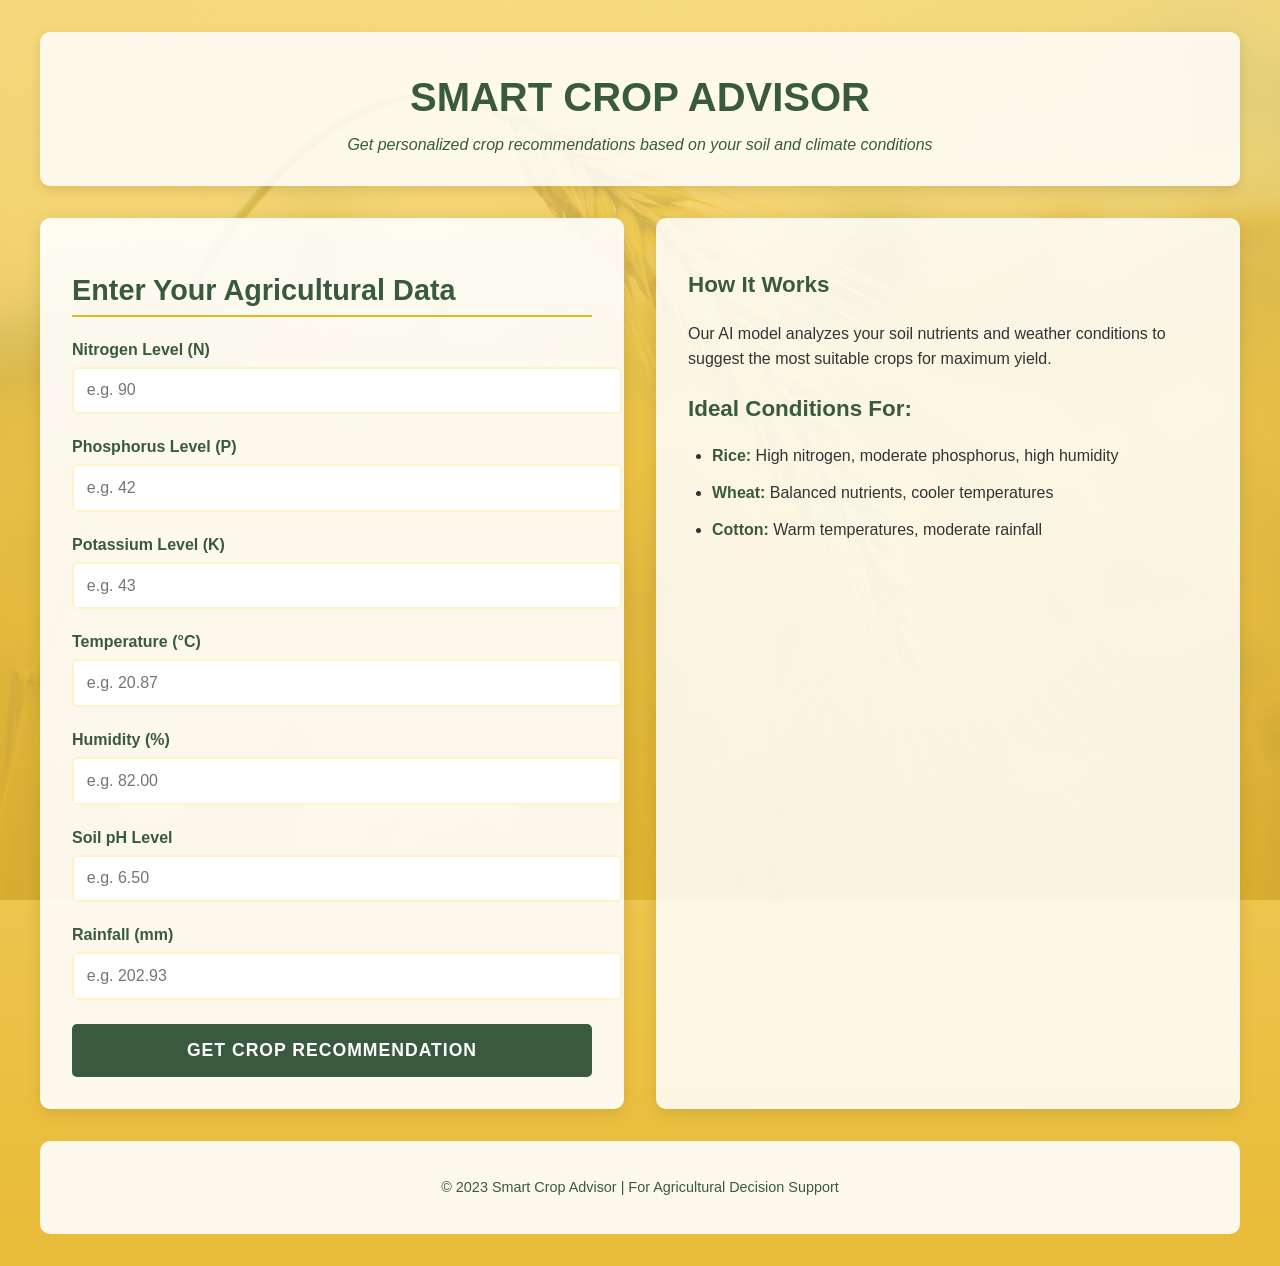
<file: index.html>
<!DOCTYPE html>
<html lang="en">
<head>
    <meta charset="UTF-8">
    <meta name="viewport" content="width=device-width, initial-scale=1.0">
    <link rel="stylesheet" href="style.css">
    <title>Smart Crop Advisor</title>
</head>
<body>
    <div class="landing">
        <header>
            <h1>SMART CROP ADVISOR</h1>
            <p class="tagline">Get personalized crop recommendations based on your soil and climate conditions</p>
        </header>

        <main>
            <form action="{{url_for('predict')}}" method="post" class="prediction-form">
                <h2>Enter Your Agricultural Data</h2>
                
                <div class="form-group">
                    <label for="nitrogen">Nitrogen Level (N)</label>
                    <input type="number" step="0.01" id="nitrogen" name="Nitrogen" placeholder="e.g. 90" required>
                </div>

                <div class="form-group">
                    <label for="phosphorus">Phosphorus Level (P)</label>
                    <input type="number" step="0.01" id="phosphorus" name="Phosphorus" placeholder="e.g. 42" required>
                </div>

                <div class="form-group">
                    <label for="potassium">Potassium Level (K)</label>
                    <input type="number" step="0.01" id="potassium" name="Potassium" placeholder="e.g. 43" required>
                </div>

                <div class="form-group">
                    <label for="temperature">Temperature (°C)</label>
                    <input type="number" step="0.01" id="temperature" name="Temperature" placeholder="e.g. 20.87" required>
                </div>

                <div class="form-group">
                    <label for="humidity">Humidity (%)</label>
                    <input type="number" step="0.01" id="humidity" name="Humidity" placeholder="e.g. 82.00" required>
                </div>

                <div class="form-group">
                    <label for="ph">Soil pH Level</label>
                    <input type="number" step="0.01" id="ph" name="ph" placeholder="e.g. 6.50" required>
                </div>

                <div class="form-group">
                    <label for="rainfall">Rainfall (mm)</label>
                    <input type="number" step="0.01" id="rainfall" name="Rainfall" placeholder="e.g. 202.93" required>
                </div>

                <button type="submit" class="predict-btn">Get Crop Recommendation</button>
            </form>

            <div class="info-section">
                <h3>How It Works</h3>
                <p>Our AI model analyzes your soil nutrients and weather conditions to suggest the most suitable crops for maximum yield.</p>
                
                <h3>Ideal Conditions For:</h3>
                <ul>
                    <li><strong>Rice:</strong> High nitrogen, moderate phosphorus, high humidity</li>
                    <li><strong>Wheat:</strong> Balanced nutrients, cooler temperatures</li>
                    <li><strong>Cotton:</strong> Warm temperatures, moderate rainfall</li>
                </ul>
            </div>
        </main>

        <footer>
            <p>© 2023 Smart Crop Advisor | For Agricultural Decision Support</p>
        </footer>
    </div>
</body>
</html>
</file>
<file: style.css>
/* Base Styles */
:root {
  --primary-yellow: #f7d56a;
  --dark-yellow: #e6b422;
  --light-yellow: #fff3c9;
  --dark-green: #3a5a40;
  --light-green: #a3b18a;
  --white: #ffffff;
  --black: #333333;
}

body {
  margin: 0;
  padding: 0;
  font-family: 'Segoe UI', Tahoma, Geneva, Verdana, sans-serif;
  background: linear-gradient(
      rgba(247, 213, 106, 0.85), 
      rgba(230, 180, 34, 0.9)
    ), 
    url('bg-landing.jpg') center/cover no-repeat fixed;
  color: var(--black);
  min-height: 100vh;
  overflow-x: hidden;
}

/* Layout */
.landing {
  max-width: 1200px;
  margin: 0 auto;
  padding: 2rem;
  display: flex;
  flex-direction: column;
  min-height: 100vh;
}

header {
  text-align: center;
  margin-bottom: 2rem;
  padding: 1rem;
  background-color: rgba(255, 255, 255, 0.85);
  border-radius: 10px;
  box-shadow: 0 4px 12px rgba(0, 0, 0, 0.1);
}

main {
  display: grid;
  grid-template-columns: 1fr 1fr;
  gap: 2rem;
}

@media (max-width: 768px) {
  main {
    grid-template-columns: 1fr;
  }
}

/* Typography */
h1 {
  color: var(--dark-green);
  font-size: 2.5rem;
  margin-bottom: 0.5rem;
}

h2 {
  color: var(--dark-green);
  font-size: 1.8rem;
  margin-bottom: 1.5rem;
  border-bottom: 2px solid var(--dark-yellow);
  padding-bottom: 0.5rem;
}

h3 {
  color: var(--dark-green);
  font-size: 1.4rem;
}

.tagline {
  color: var(--dark-green);
  font-style: italic;
  font-weight: 500;
}

/* Form Styles */
.prediction-form {
  background-color: rgba(255, 255, 255, 0.9);
  padding: 2rem;
  border-radius: 10px;
  box-shadow: 0 4px 15px rgba(0, 0, 0, 0.1);
}

.form-group {
  margin-bottom: 1.5rem;
}

label {
  display: block;
  margin-bottom: 0.5rem;
  font-weight: 600;
  color: var(--dark-green);
}

input[type="number"] {
  width: 100%;
  padding: 0.8rem;
  border: 2px solid var(--light-yellow);
  border-radius: 5px;
  font-size: 1rem;
  transition: all 0.3s ease;
}

input[type="number"]:focus {
  outline: none;
  border-color: var(--dark-yellow);
  box-shadow: 0 0 0 3px rgba(230, 180, 34, 0.3);
}

.predict-btn {
  background-color: var(--dark-green);
  color: white;
  border: none;
  padding: 1rem 2rem;
  font-size: 1.1rem;
  border-radius: 5px;
  cursor: pointer;
  transition: all 0.3s ease;
  width: 100%;
  font-weight: 600;
  text-transform: uppercase;
  letter-spacing: 1px;
}

.predict-btn:hover {
  background-color: #2d4739;
  transform: translateY(-2px);
  box-shadow: 0 4px 8px rgba(0, 0, 0, 0.2);
}

/* Info Section */
.info-section {
  background-color: rgba(255, 255, 255, 0.85);
  padding: 2rem;
  border-radius: 10px;
  box-shadow: 0 4px 15px rgba(0, 0, 0, 0.1);
}

.info-section p {
  line-height: 1.6;
  margin-bottom: 1.5rem;
}

.info-section ul {
  padding-left: 1.5rem;
}

.info-section li {
  margin-bottom: 0.8rem;
  line-height: 1.5;
}

.info-section strong {
  color: var(--dark-green);
}

/* Footer */
footer {
  margin-top: auto;
  text-align: center;
  padding: 1.5rem;
  background-color: rgba(255, 255, 255, 0.9);
  border-radius: 10px;
  margin-top: 2rem;
  font-size: 0.9rem;
  color: var(--dark-green);
}
</file>
